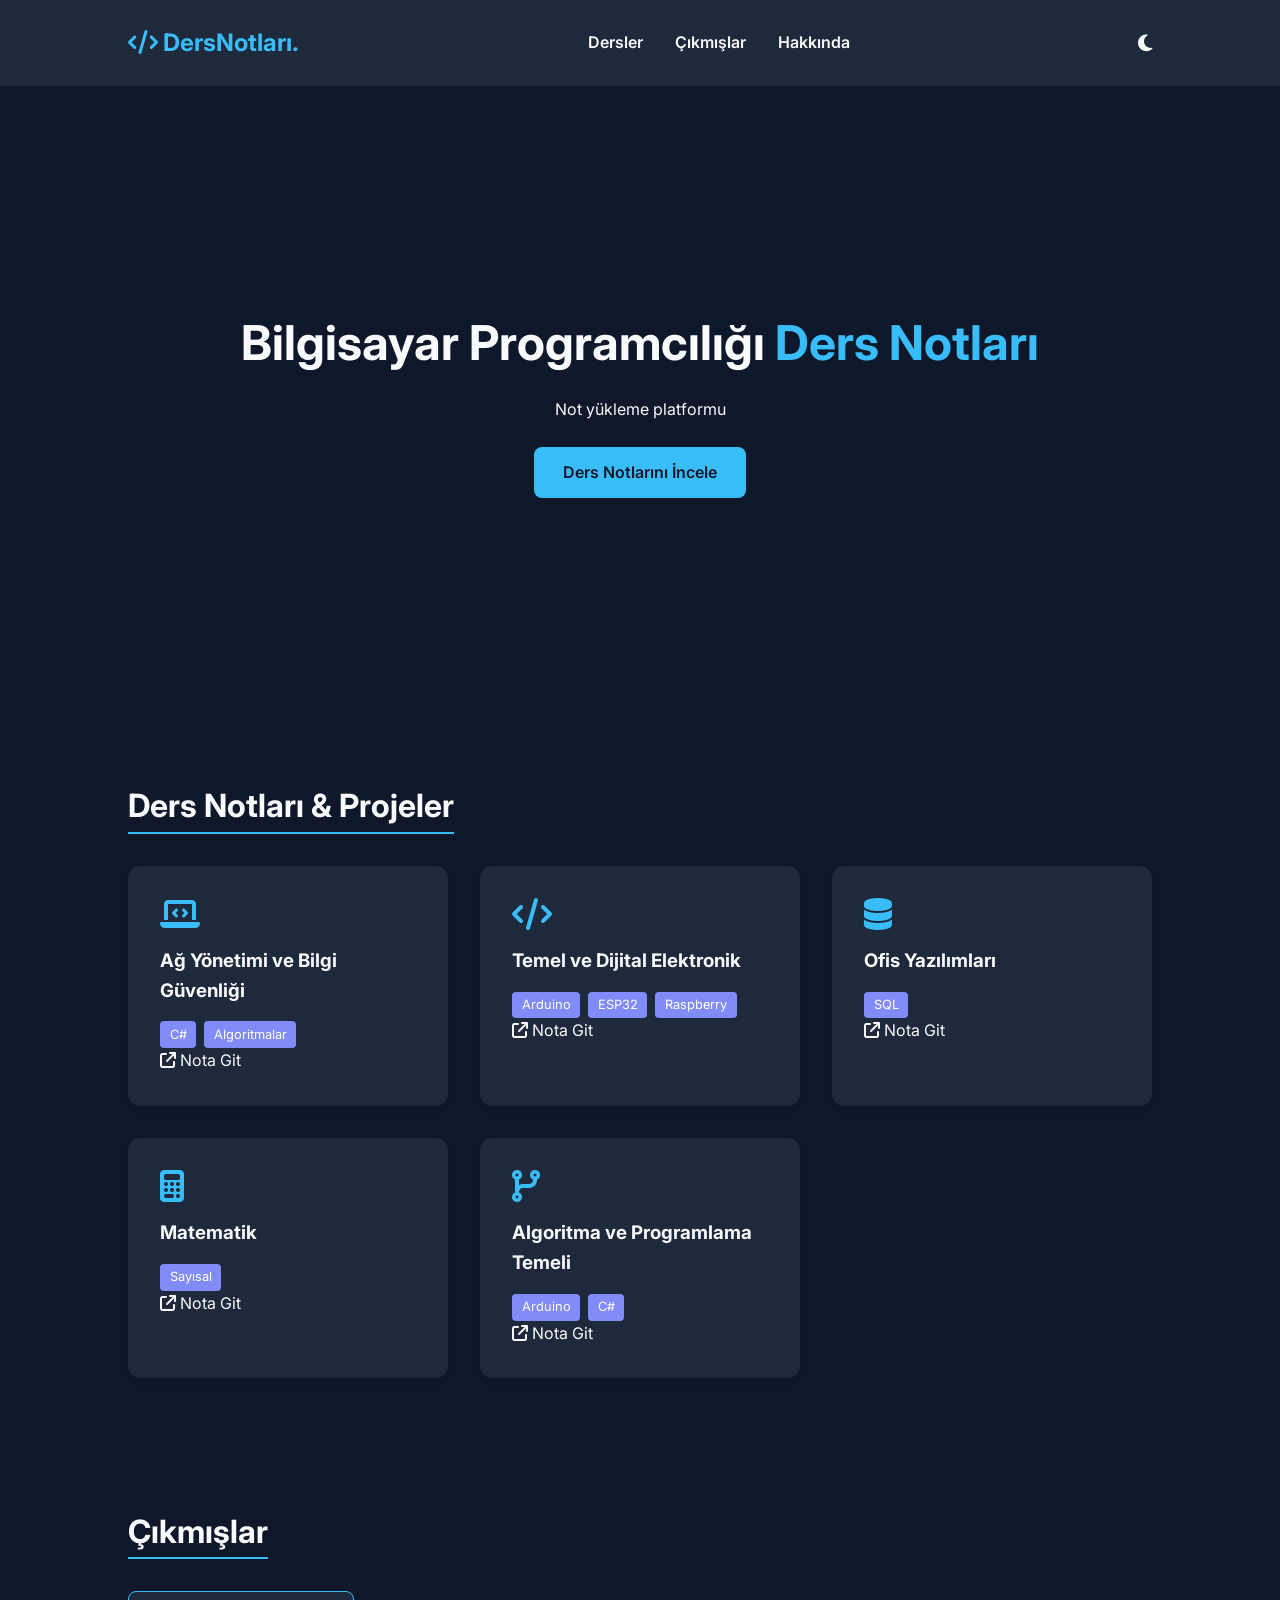
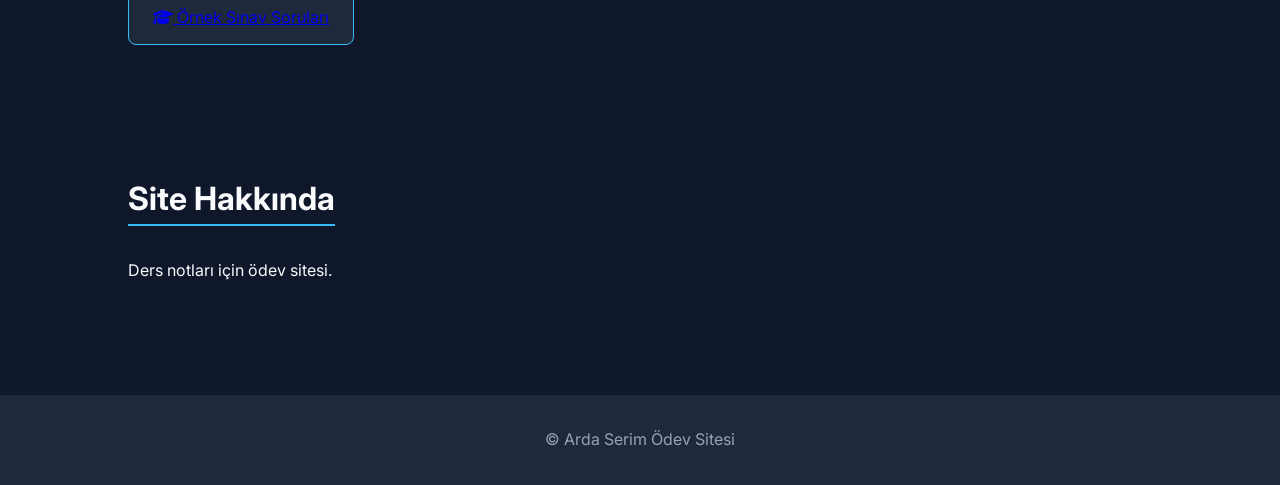
<file: index.html>
<!DOCTYPE html>
<html lang="tr">
<head>
    <meta charset="UTF-8">
    <meta name="viewport" content="width=device-width, initial-scale=1.0">
    <title>Ders Notları & Kod Deposu</title>
    <link rel="stylesheet" href="style.css">
    <!-- Google Fonts & Font Awesome İkonları -->
    <link href="https://fonts.googleapis.com/css2?family=Inter:wght@300;400;600;700&display=swap" rel="stylesheet">
    <link rel="stylesheet" href="https://cdnjs.cloudflare.com/ajax/libs/font-awesome/6.4.0/css/all.min.css">
</head>
<body>

    <!-- Navigasyon / Menü -->
    <nav class="navbar">
        <div class="logo"><i class="fa-solid fa-code"></i> DersNotları.</div>
        <ul class="nav-links">
            <li><a href="#courses">Dersler</a></li>
            <li><a href="#resources">Çıkmışlar</a></li>
            <li><a href="#about">Hakkında</a></li>
        </ul>
        <button id="theme-toggle" class="theme-btn"><i class="fa-solid fa-moon"></i></button>
    </nav>

    <!-- Hero / Giriş Bölümü -->
    <header class="hero">
        <div class="hero-content">
            <h1>Bilgisayar Programcılığı <span class="highlight">Ders Notları</span></h1>
            <p>Not yükleme platformu</p>
            <a href="#courses" class="btn">Ders Notlarını İncele</a>
        </div>
    </header>

    <!-- Dersler ve Notlar Bölümü -->
    <section id="courses" class="section">
        <h2>Ders Notları & Projeler</h2>
        <div class="projects-grid">
            
            <!-- Ders 1 -->
            <a href="ag-yonetimi.html" target="_blank" class="project-card">
                <i class="fa-solid fa-laptop-code card-icon"></i>
                <h3>Ağ Yönetimi ve Bilgi Güvenliği</h3>
                <div class="tags">
                    <span>C#</span>
                    <span>Algoritmalar</span>
                </div>
                <span class="click-hint"><i class="fa-solid fa-arrow-up-right-from-square"></i> Nota Git</span>
            </a>

            <!-- Ders 2 -->
            <a href="elektronik.html" target="_blank" class="project-card">
                <i class="fa-solid fa-code card-icon"></i>
                <h3>Temel ve Dijital Elektronik</h3>
                <div class="tags">
                    <span>Arduino</span>
                    <span>ESP32</span>
                    <span>Raspberry</span>
                </div>
                <span class="click-hint"><i class="fa-solid fa-arrow-up-right-from-square"></i> Nota Git</span>
            </a>

            <!-- Ders 3 -->
            <a href="ofis-yazilimlari.html" target="_blank" class="project-card">
                <i class="fa-solid fa-database card-icon"></i>
                <h3>Ofis Yazılımları</h3>
                <div class="tags">
                    <span>SQL</span>
                </div>
                <span class="click-hint"><i class="fa-solid fa-arrow-up-right-from-square"></i> Nota Git</span>
            </a>

            <!-- Ders 4 -->
            <a href="matematik.html" target="_blank" class="project-card">
                <i class="fa-solid fa-calculator card-icon"></i>
                <h3>Matematik</h3>
                <div class="tags">
                    <span>Sayısal</span>
                </div>
                <span class="click-hint"><i class="fa-solid fa-arrow-up-right-from-square"></i> Nota Git</span>
            </a>

            <!-- Ders 5 -->
            <a href="algoritma.html" target="_blank" class="project-card">
                <i class="fa-solid fa-code-branch card-icon"></i>
                <h3>Algoritma ve Programlama Temeli</h3>
                <div class="tags">
                    <span>Arduino</span>
                    <span>C#</span>
                </div>
                <span class="click-hint"><i class="fa-solid fa-arrow-up-right-from-square"></i> Nota Git</span>
            </a>

        </div>
    </section>

    <!-- Faydalı Kaynaklar Bölümü -->
    <section id="resources" class="section">
        <h2>Çıkmışlar</h2>
        <div class="skills-list">
            <a href="cikmis-sorular.html" target="_blank" class="skill-item"><i class="fa-solid fa-graduation-cap"></i> Örnek Sınav Soruları</a>
        </div>
    </section>

    <!-- Hakkında Bölümü -->
    <section id="about" class="section">
        <h2>Site Hakkında</h2>
        <p>Ders notları için ödev sitesi.</p>
    </section>

    <footer>
        <p>&copy; Arda Serim Ödev Sitesi</p>
    </footer>

    <script src="script.js"></script>
</body>
</html>
</file>
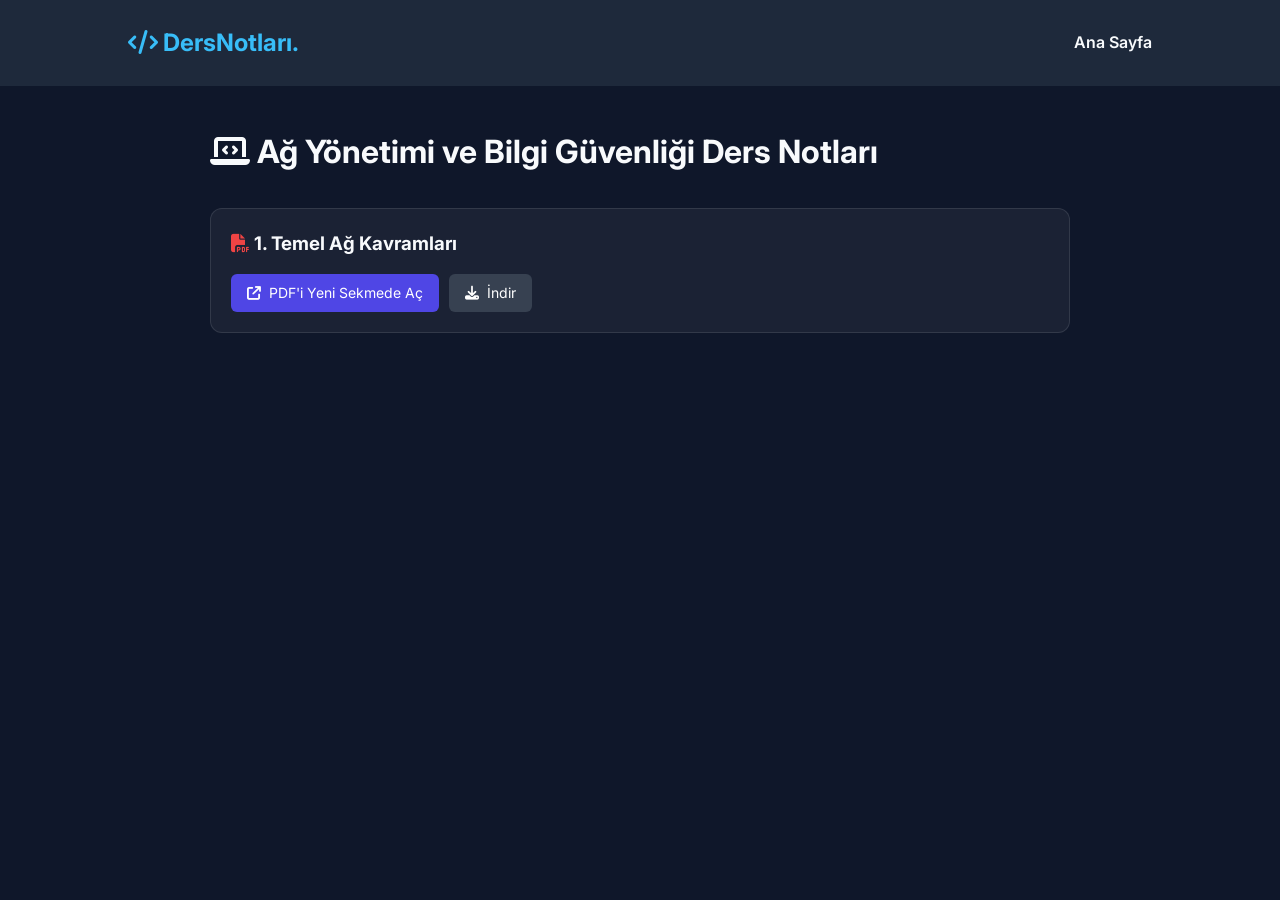
<file: ag-yonetimi.html>
<!DOCTYPE html>
<html lang="tr">
<head>
    <meta charset="UTF-8">
    <meta name="viewport" content="width=device-width, initial-scale=1.0">
    <title>Ağ Yönetimi ve Bilgi Güvenliği Ders Notları</title>
    <link rel="stylesheet" href="style.css">
    <!-- Google Fonts & Font Awesome İkonları -->
    <link href="https://fonts.googleapis.com/css2?family=Inter:wght@300;400;600;700&display=swap" rel="stylesheet">
    <link rel="stylesheet" href="https://cdnjs.cloudflare.com/ajax/libs/font-awesome/6.4.0/css/all.min.css">
    <style>
        .page-container {
            max-width: 900px;
            margin: 40px auto;
            padding: 0 20px;
        }
        .pdf-card {
            background: rgba(255, 255, 255, 0.05);
            border: 1px solid rgba(255, 255, 255, 0.1);
            border-radius: 12px;
            padding: 20px;
            margin-bottom: 25px;
        }
        .pdf-actions {
            display: flex;
            gap: 10px;
            margin-top: 15px;
            flex-wrap: wrap;
        }
        .pdf-btn {
            display: inline-flex;
            align-items: center;
            gap: 8px;
            padding: 8px 16px;
            background-color: #4f46e5;
            color: #fff;
            text-decoration: none;
            border-radius: 6px;
            font-size: 14px;
            transition: background 0.2s;
        }
        .pdf-btn:hover {
            background-color: #4338ca;
        }
        .pdf-btn.secondary {
            background-color: #374151;
        }
        .pdf-btn.secondary:hover {
            background-color: #1f2937;
        }
        .pdf-preview {
            width: 100%;
            height: 500px;
            border: none;
            border-radius: 8px;
            margin-top: 15px;
        }
    </style>
</head>
<body>

    <!-- Navigasyon / Menü -->
    <nav class="navbar">
        <div class="logo"><i class="fa-solid fa-code"></i> DersNotları.</div>
        <ul class="nav-links">
            <li><a href="index.html">Ana Sayfa</a></li>
        </ul>
    </nav>

    <!-- İçerik Bölümü -->
    <div class="page-container">
        <!-- Ders Başlığı ve Açıklama -->
        <header style="margin-bottom: 30px;">
            <h1><i class="fa-solid fa-laptop-code"></i> Ağ Yönetimi ve Bilgi Güvenliği Ders Notları</h1>
            <p style="margin-top: 10px; opacity: 0.8; line-height: 1.6;"> 
            </p>
        </header>

        <!-- PDF Not 1 -->
        <div class="pdf-card">
            <h3><i class="fa-solid fa-file-pdf" style="color: #ef4444;"></i> 1. Temel Ağ Kavramları</h3>
            <p style="margin-top: 8px; font-size: 14px; opacity: 0.7;"></p>
            
            <div class="pdf-actions">
                <a href="pdf/ag-yonetimi-temel-notlar.pdf" target="_blank" class="pdf-btn">
                    <i class="fa-solid fa-arrow-up-right-from-square"></i> PDF'i Yeni Sekmede Aç
                </a>
                <a href="pdf/ag-yonetimi-temel-notlar.pdf" download class="pdf-btn secondary">
                    <i class="fa-solid fa-download"></i> İndir
                </a>
            </div>
        </div>

    </div>

</body>
</html>
</file>
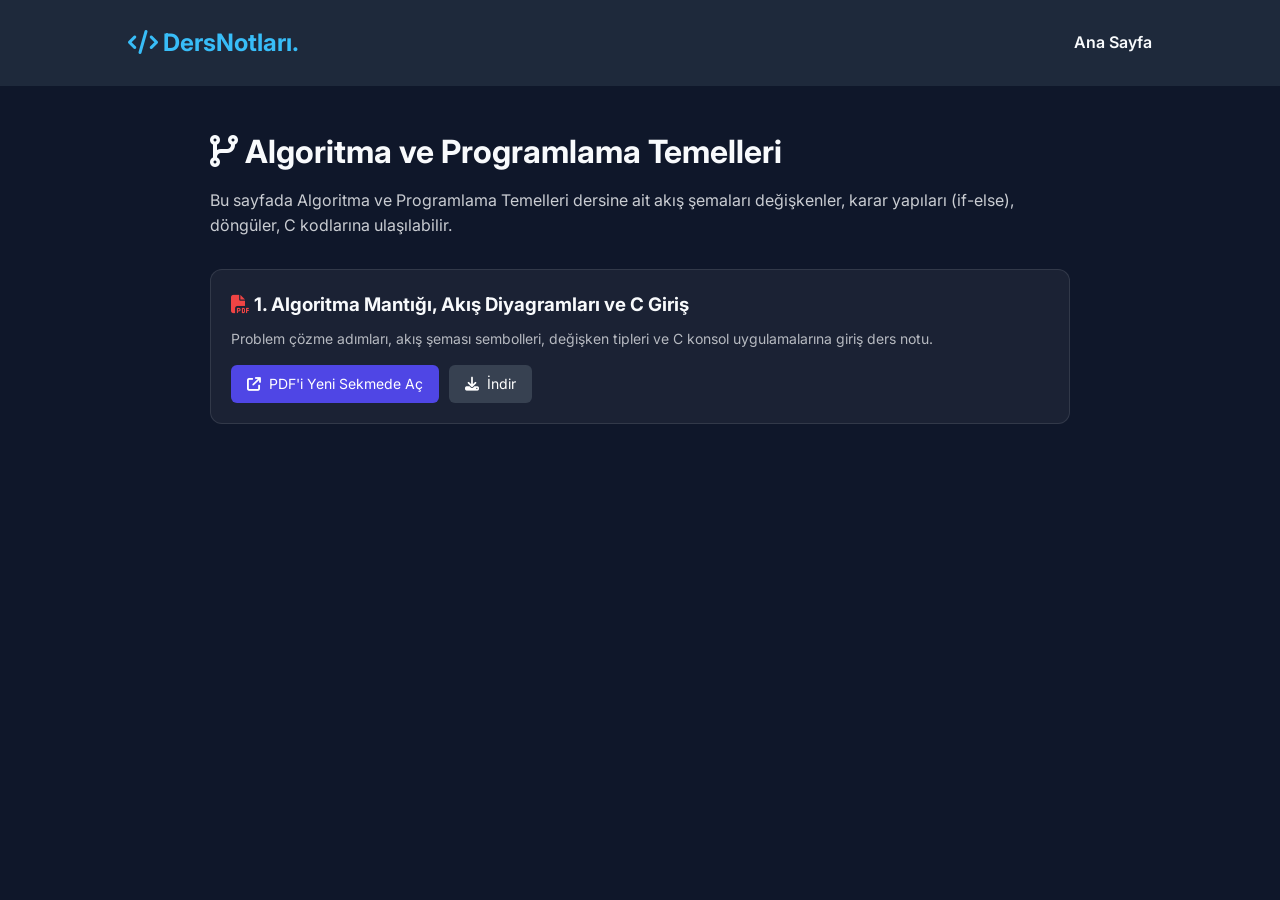
<file: algoritma.html>
<!DOCTYPE html>
<html lang="tr">
<head>
    <meta charset="UTF-8">
    <meta name="viewport" content="width=device-width, initial-scale=1.0">
    <title>Algoritma ve Programlama Temelleri Ders Notları</title>
    <link rel="stylesheet" href="style.css">
    <!-- Google Fonts & Font Awesome İkonları -->
    <link href="https://fonts.googleapis.com/css2?family=Inter:wght@300;400;600;700&display=swap" rel="stylesheet">
    <link rel="stylesheet" href="https://cdnjs.cloudflare.com/ajax/libs/font-awesome/6.4.0/css/all.min.css">
    <style>
        .page-container {
            max-width: 900px;
            margin: 40px auto;
            padding: 0 20px;
        }
        .pdf-card {
            background: rgba(255, 255, 255, 0.05);
            border: 1px solid rgba(255, 255, 255, 0.1);
            border-radius: 12px;
            padding: 20px;
            margin-bottom: 25px;
        }
        .pdf-actions {
            display: flex;
            gap: 10px;
            margin-top: 15px;
            flex-wrap: wrap;
        }
        .pdf-btn {
            display: inline-flex;
            align-items: center;
            gap: 8px;
            padding: 8px 16px;
            background-color: #4f46e5;
            color: #fff;
            text-decoration: none;
            border-radius: 6px;
            font-size: 14px;
            transition: background 0.2s;
        }
        .pdf-btn:hover {
            background-color: #4338ca;
        }
        .pdf-btn.secondary {
            background-color: #374151;
        }
        .pdf-btn.secondary:hover {
            background-color: #1f2937;
        }
        .pdf-preview {
            width: 100%;
            height: 500px;
            border: none;
            border-radius: 8px;
            margin-top: 15px;
        }
    </style>
</head>
<body>

    <!-- Navigasyon / Menü -->
    <nav class="navbar">
        <div class="logo"><i class="fa-solid fa-code"></i> DersNotları.</div>
        <ul class="nav-links">
            <li><a href="index.html">Ana Sayfa</a></li>
        </ul>
    </nav>

    <!-- İçerik Bölümü -->
    <div class="page-container">
        <!-- Ders Başlığı ve Açıklama -->
        <header style="margin-bottom: 30px;">
            <h1><i class="fa-solid fa-code-branch"></i> Algoritma ve Programlama Temelleri</h1>
            <p style="margin-top: 10px; opacity: 0.8; line-height: 1.6;">
                Bu sayfada Algoritma ve Programlama Temelleri dersine ait akış şemaları değişkenler, karar yapıları (if-else), döngüler, C kodlarına ulaşılabilir.
        </header>

        <!-- PDF Not 1 -->
        <div class="pdf-card">
            <h3><i class="fa-solid fa-file-pdf" style="color: #ef4444;"></i> 1. Algoritma Mantığı, Akış Diyagramları ve C Giriş</h3>
            <p style="margin-top: 8px; font-size: 14px; opacity: 0.7;">Problem çözme adımları, akış şeması sembolleri, değişken tipleri ve C konsol uygulamalarına giriş ders notu.</p>
            
            <div class="pdf-actions">
                <a href="pdf/algoritmaodev.pdf" target="_blank" class="pdf-btn">
                    <i class="fa-solid fa-arrow-up-right-from-square"></i> PDF'i Yeni Sekmede Aç
                </a>
                <a href="pdf/algoritmaodev.pdf" download class="pdf-btn secondary">
                    <i class="fa-solid fa-download"></i> İndir
                </a>
            </div>
        </div>

    </div>

</body>
</html>
</file>
<file: style.css>
:root {
    --bg-color: #0f172a;
    --card-bg: #1e293b;
    --text-color: #f8fafc;
    --text-muted: #94a3b8;
    --primary-color: #38bdf8;
    --accent-color: #818cf8;
}

body.light-theme {
    --bg-color: #f8fafc;
    --card-bg: #ffffff;
    --text-color: #0f172a;
    --text-muted: #64748b;
    --primary-color: #0284c7;
    --accent-color: #4f46e5;
}

* {
    margin: 0;
    padding: 0;
    box-sizing: border-box;
    font-family: 'Inter', sans-serif;
    transition: background-color 0.3s, color 0.3s;
}

body {
    background-color: var(--bg-color);
    color: var(--text-color);
    line-height: 1.6;
}

.navbar {
    display: flex;
    justify-content: space-between;
    align-items: center;
    padding: 1.5rem 10%;
    background-color: var(--card-bg);
    position: sticky;
    top: 0;
    z-index: 100;
}

.logo {
    font-weight: 700;
    font-size: 1.5rem;
    color: var(--primary-color);
}

.nav-links {
    display: flex;
    list-style: none;
    gap: 2rem;
}

.nav-links a {
    color: var(--text-color);
    text-decoration: none;
    font-weight: 600;
}

.nav-links a:hover {
    color: var(--primary-color);
}

.theme-btn {
    background: none;
    border: none;
    color: var(--text-color);
    font-size: 1.2rem;
    cursor: pointer;
}

.hero {
    height: 70vh;
    display: flex;
    justify-content: center;
    align-items: center;
    text-align: center;
    padding: 0 1rem;
}

.hero h1 {
    font-size: 3rem;
    margin-bottom: 1rem;
}

.highlight {
    color: var(--primary-color);
}

.btn {
    display: inline-block;
    margin-top: 1.5rem;
    padding: 0.8rem 1.8rem;
    background-color: var(--primary-color);
    color: #0f172a;
    text-decoration: none;
    border-radius: 8px;
    font-weight: 600;
}

.section {
    padding: 4rem 10%;
}

.section h2 {
    font-size: 2rem;
    margin-bottom: 2rem;
    border-bottom: 2px solid var(--primary-color);
    display: inline-block;
}

.projects-grid {
    display: grid;
    grid-template-columns: repeat(auto-fit, minmax(280px, 1fr));
    gap: 2rem;
}

.project-card {
    background-color: var(--card-bg);
    padding: 2rem;
    border-radius: 12px;
    box-shadow: 0 4px 6px -1px rgba(0, 0, 0, 0.1);
}

.card-icon {
    font-size: 2rem;
    color: var(--primary-color);
    margin-bottom: 1rem;
}

.tags {
    margin-top: 1rem;
    display: flex;
    gap: 0.5rem;
}

.tags span {
    background-color: var(--accent-color);
    color: #fff;
    padding: 0.2rem 0.6rem;
    border-radius: 4px;
    font-size: 0.8rem;
}

.skills-list {
    display: flex;
    flex-wrap: wrap;
    gap: 1rem;
}

.skill-item {
    background-color: var(--card-bg);
    padding: 0.8rem 1.5rem;
    border-radius: 8px;
    border: 1px solid var(--primary-color);
}

.contact-links {
    display: flex;
    gap: 2rem;
    margin-top: 1rem;
}

.contact-links a {
    color: var(--primary-color);
    text-decoration: none;
    font-size: 1.2rem;
}

footer {
    text-align: center;
    padding: 2rem;
    background-color: var(--card-bg);
    margin-top: 3rem;
    color: var(--text-muted);
}

.project-card {
    text-decoration: none;
    color: inherit;
    display: block;
}

/* Görsel Kartlarının Izgara (Grid) Düzeni */
.image-grid {
    display: grid;
    grid-template-columns: repeat(auto-fit, minmax(320px, 1fr));
    gap: 25px;
    margin-top: 20px;
}

.image-card {
    background: #ffffff;
    border-radius: 10px;
    padding: 20px;
    box-shadow: 0 4px 6px rgba(0, 0, 0, 0.05);
    display: flex;
    flex-direction: column;
    justify-content: space-between;
}

.image-preview {
    width: 100%;
    height: 200px;
    object-fit: cover; /* Görsellerin oranını bozmadan sığdırır */
    border-radius: 6px;
    margin: 15px 0;
}
</file>
